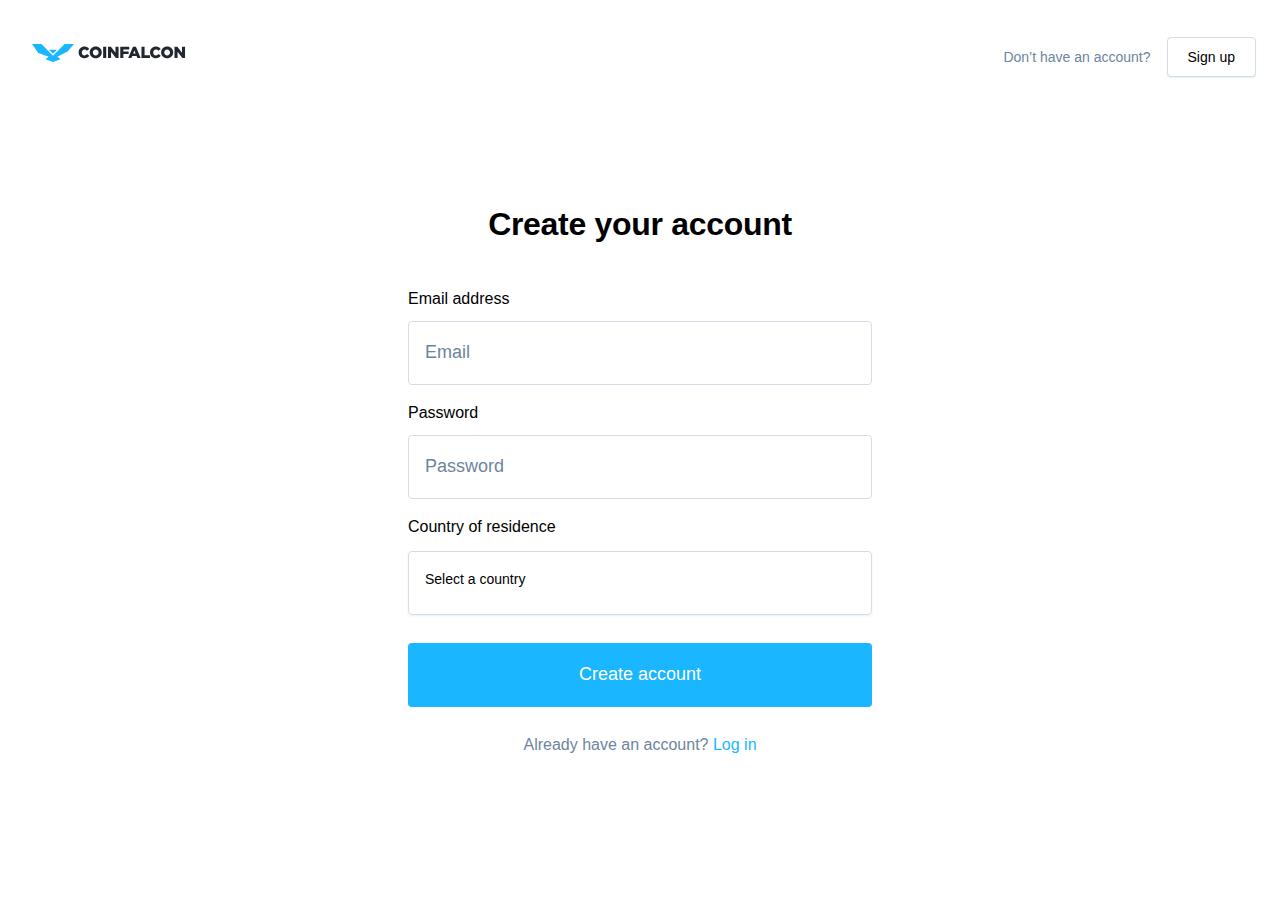
<file: sign-up.html>
<!DOCTYPE html>
<html lang="en">
   <head>
      <meta http-equiv="Content-Type" content="text/html; charset=UTF-8">
      <link rel="shortcut icon" href="https://coinfalcon.com/favicon/favicon.ico">
      <link rel="icon" href="https://coinfalcon.com/favicon/favicon-32x32.png" sizes="32x32" type="image/png">
      <link rel="icon" href="https://coinfalcon.com/favicon/favicon-16x16.png" sizes="16x16" type="image/png">
      <link href="https://fonts.googleapis.com/" rel="preconnect" crossorigin="">
      <link href="https://fonts.gstatic.com/" rel="preconnect" crossorigin="">
      <link href="./lk_files/css" rel="stylesheet">
      <meta name="viewport" content="width=device-width,initial-scale=1,shrink-to-fit=no,maximum-scale=1,user-scalable=0">
      <meta name="theme-color" content="#1AB6FF">
      <meta name="format-detection" content="telephone=no">
      <meta property="og:url" content="https://coinfalcon.com">
      <meta property="og:type" content="website">
      <meta property="og:title" content="CoinFalcon – Buy and Sell Bitcoin, Ethereum | Cryptocurrency Exchange">
      <meta property="og:description" content="CoinFalcon is the trusted cryptocurrency exchange that allows you to buy, sell, and track the price of Bitcoin, Ethereum, XRP, Litecoin and Bitcoin Cash, among other cryptocurrencies, within minutes. Trade with other digital assets or use your credit card!">
      <meta property="og:image" content="https://coinfalcon.com/social/og_image_web.png">
      <meta content="CoinFalcon" name="apple-mobile-web-app-title">
      <link href="https://coinfalcon.com/assets/other/apple-touch-icon.png" rel="apple-touch-icon" sizes="180x180">
      <link rel="manifest" href="https://coinfalcon.com/manifest.json">
      <title>CoinFalcon – Buy and Sell Bitcoin, Ethereum | Cryptocurrency Exchange</title>
      <link rel="preload" href="https://coinfalcon.com/assets/other/loader@3x.png" as="image">
      <link href="./lk_files/main.03597fae.chunk.css" rel="stylesheet">
      <link href="https://client.relay.crisp.chat/" rel="dns-prefetch" crossorigin="">
      <link href="https://client.crisp.chat/" rel="preconnect" crossorigin="">
      <link rel="stylesheet" type="text/css" href="./lk_files/onboarding.2a851e50.chunk.css">
      <link rel="stylesheet" type="text/css" href="./lk_files/19.4aa383d2.chunk.css">
      <link rel="stylesheet" type="text/css" href="./lk_files/landing.0a518eda.chunk.css">
      <link rel="stylesheet" type="text/css" href="./lk_files/4.632c4598.chunk.css">
      <link rel="stylesheet" type="text/css" href="./lk_files/20.e646068f.chunk.css">

          <script>
        window.onload = function() {
            var countries = document.querySelectorAll(".CountryPicker_item__3CISs");
            countries.forEach(function(country) {
                country.addEventListener("click", function(e) {
                    var selectedCountry = this.querySelector('p').textContent;
                    console.log(selectedCountry);
                    // You can also use alert or any other way to display the selected country
                    // alert(selectedCountry);
                });
            });
        }
    </script>
   </head>
   <body class="js-webp">
      <noscript>You need to enable JavaScript to run this app.</noscript>
      <div id="root">
         <div class="Onboarding_wrapper__3kfFx">
            <div class="Onboarding_header__2nc7z">
               <div class="cursor--pointer">
                  <div class="Onboarding_logo__1vEoD">
                     <svg width="154px" height="18px" viewBox="0 0 154 18">
                        <title></title>
                        <g fill="none" fill-rule="evenodd">
                           <path fill="#1AB6FF" d="M42,0 L35.653,7.623 L25.387,12.686 L28.513,15.271 L21,18 L13.51,15.271 L16.613,12.686 L6.347,8.943 L0,0 L9.435,0 L21,11.809 L32.565,0 L42,0 Z M25.007,5.714 L21,9.831 L16.993,5.714 L25.007,5.714 Z"></path>
                           <path fill="#22272F" fill-rule="nonzero" d="M52.4,14.224 C49.2,14.224 46.624,11.776 46.624,8.432 L46.624,8.4 C46.624,5.136 49.12,2.576 52.512,2.576 C54.8,2.576 56.272,3.536 57.264,4.896 L54.928,6.704 C54.288,5.92 53.552,5.392 52.48,5.392 C50.912,5.392 49.808,6.736 49.808,8.368 L49.808,8.4 C49.808,10.08 50.912,11.392 52.48,11.392 C53.648,11.392 54.336,10.848 55.008,10.032 L57.344,11.696 C56.288,13.152 54.864,14.224 52.4,14.224 L52.4,14.224 Z M63.716,14.224 C60.26,14.224 57.7,11.648 57.7,8.432 L57.7,8.4 C57.7,5.184 60.292,2.576 63.748,2.576 C67.204,2.576 69.764,5.152 69.764,8.368 L69.764,8.4 C69.764,11.616 67.172,14.224 63.716,14.224 L63.716,14.224 Z M63.748,11.424 C65.444,11.424 66.58,10.048 66.58,8.432 L66.58,8.4 C66.58,6.768 65.428,5.376 63.716,5.376 C62.004,5.376 60.868,6.752 60.868,8.368 L60.868,8.4 C60.868,10.016 62.036,11.424 63.748,11.424 L63.748,11.424 Z M71.144,14 L71.144,2.8 L74.248,2.8 L74.248,14 L71.144,14 Z M75.996,14 L75.996,2.8 L78.892,2.8 L83.5,8.72 L83.5,2.8 L86.572,2.8 L86.572,14 L83.868,14 L79.068,7.856 L79.068,14 L75.996,14 Z M88.256,14 L88.256,2.8 L97.216,2.8 L97.216,5.52 L91.36,5.52 L91.36,7.424 L96.656,7.424 L96.656,10 L91.36,10 L91.36,14 L88.256,14 L88.256,14 Z M96.18,14 L100.932,2.72 L103.924,2.72 L108.692,14 L105.364,14 L104.564,11.984 L100.228,11.984 L99.428,14 L96.18,14 L96.18,14 Z M101.14,9.568 L103.652,9.568 L102.404,6.4 L101.14,9.568 L101.14,9.568 Z M109.48,14 L109.48,2.8 L112.584,2.8 L112.584,11.28 L118.008,11.28 L118.008,14 L109.48,14 Z M123.82,14.224 C120.62,14.224 118.044,11.776 118.044,8.432 L118.044,8.4 C118.044,5.136 120.54,2.576 123.932,2.576 C126.22,2.576 127.692,3.536 128.684,4.896 L126.348,6.704 C125.708,5.92 124.972,5.392 123.9,5.392 C122.332,5.392 121.228,6.736 121.228,8.368 L121.228,8.4 C121.228,10.08 122.332,11.392 123.9,11.392 C125.068,11.392 125.756,10.848 126.428,10.032 L128.764,11.696 C127.708,13.152 126.284,14.224 123.82,14.224 L123.82,14.224 Z M135.136,14.224 C131.68,14.224 129.12,11.648 129.12,8.432 L129.12,8.4 C129.12,5.184 131.712,2.576 135.168,2.576 C138.624,2.576 141.184,5.152 141.184,8.368 L141.184,8.4 C141.184,11.616 138.592,14.224 135.136,14.224 Z M135.168,11.424 C136.864,11.424 138,10.048 138,8.432 L138,8.4 C138,6.768 136.848,5.376 135.136,5.376 C133.424,5.376 132.288,6.752 132.288,8.368 L132.288,8.4 C132.288,10.016 133.456,11.424 135.168,11.424 L135.168,11.424 Z M142.484,14 L142.484,2.8 L145.38,2.8 L149.988,8.72 L149.988,2.8 L153.06,2.8 L153.06,14 L150.356,14 L145.556,7.856 L145.556,14 L142.484,14 L142.484,14 Z"></path>
                        </g>
                     </svg>
                  </div>
               </div>
               <div class="Onboarding_right__2rrAu"><span class="text text--normal text-weight--regular text-color--dark-light d-none d-sm-inline-flex mr-3" title="">Don’t have an account?</span><button class="Button_button__2Lf63 Button_ghost__gQzG7 Button_small__1WqE1 text-weight--medium">Sign up</button></div>
            </div>
            <div class="container">
               <div class="Onboarding_center__TdXE_ t-center">
                  <div class="Onboarding_width__jZg2l">
                     <h1 class="text-color--black Onboarding_title__3B4GJ">Create your account</h1>
                     <label class="InputLabel_label__50Mga Onboarding_signupLabel__2l6Xo Onboarding_firstInput__3nbcB mt-0" for="input_1">Email address</label>
                     <div class="Input_wrapper__2KA27"><input type="email" class="Input_input__1PqG1 Input_large__2IOcJ Input_block___r5wz" placeholder="Email" id="input_1" formnovalidate="" value=""></div>
                     <label class="InputLabel_label__50Mga Onboarding_signupLabel__2l6Xo" for="input_2">Password</label>
                     <div class="Input_wrapper__2KA27 Onboarding_passwordInput__BXuSU"><input type="password" class="Input_input__1PqG1 Input_large__2IOcJ Input_block___r5wz" placeholder="Password" id="input_2" required="" value=""></div>
                    



                     <label class="InputLabel_label__50Mga mb-0 t-left d-block" for="input_3">Country of residence</label>
                   


                     <div>



<style>
   .dropdown {
  position: relative;
  display: inline-block;
}

.dropdown-content {
  display: none;
  position: absolute;
  background-color: #f6f6f6;
  min-width: 230px;
  overflow: auto;
  z-index: 1;
}

.dropdown-content div {
  color: black;
  padding: 12px 16px;
  text-decoration: none;
  display: block;
}

.dropdown div:hover {
  background-color: #f1f1f1;
}

.show { display: block; }

</style>

<!-- <select class="Dropdown_dropdown__2ms-9 Dropdown_large__39ptI m-0 CountryAndStatePicker_picker__3E4lT" id="countrySelect"></select> -->


<div id="countrySelect" class="dropdown Dropdown_dropdown__2ms-9 Dropdown_large__39ptI m-0 CountryAndStatePicker_picker__3E4lT">
  <!-- Selected item will appear here -->
  <div class="Dropdown_inner__xwjep" id="selectedCountry" class="dropdown-selected">Select a country</div>
  
  <!-- Options will appear here -->
  <div   id="countryOptions" class="dropdown-content"></div>
</div>


<script>
// Get the dropdown by ID
// Get elements by ID
var selected = document.getElementById("selectedCountry");
var options = document.getElementById("countryOptions");

// Fetch countries from the API
fetch('https://restcountries.com/v3.1/all')
  .then(response => response.json())
  .then(data => {
    // Loop over the countries
    data.forEach(country => {
      // Create a new div element for each country
      var opt = document.createElement('div');
      // Set the inner HTML of the div
      opt.innerHTML = `<img src="https://flagcdn.com/${country.cca2.toLowerCase()}.svg" width="20" height="15"> ${country.name.common}`;
      // Add click event to select this country
      opt.addEventListener('click', function() {
        selected.innerHTML = opt.innerHTML;
        options.classList.toggle("show");
      });
      // Append the option to the dropdown
      options.appendChild(opt);
    });

    // Add click event to selected to toggle dropdown
    selected.addEventListener('click', function() {
      options.classList.toggle("show");
    });
  })
  .catch(error => console.error(error));

</script>



           
                     </div>




                     <div>
                        <div>
                           <div class="grecaptcha-badge" data-style="none" style="width: 256px; height: 60px; position: fixed; visibility: hidden;">
                              <div class="grecaptcha-logo"><iframe title="reCAPTCHA" src="https://www.google.com/recaptcha/api2/anchor?ar=1&amp;k=6Ld1aFIUAAAAAFeror4m1-UItS-xJH-5FgNBLwNK&amp;co=aHR0cHM6Ly9jb2luZmFsY29uLmNvbTo0NDM.&amp;hl=en&amp;type=image&amp;v=pCoGBhjs9s8EhFOHJFe8cqis&amp;theme=light&amp;size=invisible&amp;badge=bottomleft&amp;cb=h4zit0unqh1q" width="256" height="60" role="presentation" name="a-fwkuzv92pq1i" frameborder="0" scrolling="no" sandbox="allow-forms allow-popups allow-same-origin allow-scripts allow-top-navigation allow-modals allow-popups-to-escape-sandbox"></iframe></div>
                              <div class="grecaptcha-error"></div>
                              <textarea id="g-recaptcha-response-1" name="g-recaptcha-response" class="g-recaptcha-response" style="width: 250px; height: 40px; border: 1px solid rgb(193, 193, 193); margin: 10px 25px; padding: 0px; resize: none; display: none;"></textarea>
                           </div>
                           <iframe style="display: none;"></iframe>
                        </div>
                     </div>
                     <div class="Onboarding_error__2c4oU"></div>


                     <button onclick="location.href='dashboard.html'" class="Button_button__2Lf63 Button_primary__I_9I9 Button_large__1i_fg subtitle--normal text-weight--medium Onboarding_buttonAction__2b0oO Button_block__1ydit">Create account</button>

                     
                     <div class="my-4">
                        <p class="subtitle subtitle--small regular text-color--dark-light ">Already have an account?&nbsp;<a class="font-weight--medium" href="/en/log-in">Log in</a></p>
                     </div>
                  </div>
               </div>
            </div>
         </div>
         <div class="ModalsRoot_overlay__xYhRA">
            <div id="js-modals-root"></div>
         </div>
      </div>
      <div aria-live="polite" class="crisp-client">
         <div class="cc-1s47">
            <div class="cc-1kpe">
               <style type="text/css">.crisp-client *:focus-visible {
                  outline-color: #0a4866 !important;
                  }
                  .crisp-client .cc-tlyw .cc-1v0h {
                  color: #ffffff !important;
                  }
                  .crisp-client .cc-tlyw .cc-uv5q {
                  color: #1ab6ff !important;
                  }
                  .crisp-client .cc-tlyw .cc-1cu8 {
                  background-color: #ffffff !important;
                  }
                  .crisp-client .cc-tlyw .cc-ycwi {
                  background-color: #0a4866 !important;
                  }
                  .crisp-client .cc-tlyw .cc-18qu {
                  background-color: #169ad8 !important;
                  }
                  .crisp-client .cc-tlyw .cc-qfnu {
                  background-color: #1ab6ff !important;
                  }
                  .crisp-client .cc-tlyw .cc-qfnu *:focus-visible {
                  outline-color: #F0F2F5 !important;
                  }
                  .crisp-client .cc-tlyw .cc-1ms5 {
                  background-color: #F6F5FA !important;
                  }
                  .crisp-client .cc-tlyw .cc-1r50 {
                  background-color: #F0F2F5 !important;
                  }
                  .crisp-client .cc-tlyw .cc-zkg3 {
                  border-color: #ffffff !important;
                  }
                  .crisp-client .cc-tlyw .cc-ut0j,
                  .crisp-client .cc-tlyw .cc-dpkb:hover {
                  border-color: #1ab6ff !important;
                  }
                  .crisp-client .cc-tlyw .cc-zg42 {
                  border-color: rgba(26, 182, 255, 0.2) !important;
                  }
                  .crisp-client .cc-tlyw .cc-1sel {
                  border-bottom-color: #1ab6ff !important;
                  }
                  .crisp-client .cc-tlyw .cc-jf4n::placeholder {
                  color: #20e3ff !important;
                  }
                  .crisp-client .cc-tlyw .cc-4upc::placeholder {
                  color: #20e3ff !important;
                  }
                  .crisp-client .cc-tlyw .cc-f23s,
                  .crisp-client .cc-tlyw .cc-f23s:active,
                  .crisp-client .cc-tlyw .cc-eugx:hover .cc-1una,
                  .crisp-client .cc-tlyw .cc-eugx .cc-1una:active {
                  background: #0a4866 !important;
                  }
                  .crisp-client .cc-tlyw .cc-1oci,
                  .crisp-client .cc-tlyw .cc-a691:hover,
                  .crisp-client .cc-tlyw .cc-jf9n[data-active="true"] .cc-1lnv {
                  background: #127fb2 !important;
                  }
                  .crisp-client .cc-tlyw .cc-f23s:hover,
                  .crisp-client .cc-tlyw .cc-1oci:hover,
                  .crisp-client .cc-tlyw .cc-a691:active {
                  background: #0e648c !important;
                  }
                  .crisp-client .cc-tlyw .cc-1oci:active {
                  background: #0a4866 !important;
                  }
                  .crisp-client .cc-tlyw .cc-raer:hover .cc-y80i {
                  background: #127fb2 !important;
                  }
                  .crisp-client .cc-tlyw .cc-raer .cc-y80i:active {
                  background: #0e648c !important;
                  }
                  .crisp-client .cc-tlyw .cc-1t4x,
                  .crisp-client .cc-tlyw .cc-pyh5:hover .cc-13te,
                  .crisp-client .cc-tlyw .cc-pyh5 .cc-13te:active {
                  background: #1ab6ff !important;
                  }
                  .crisp-client .cc-tlyw .cc-1t4x:hover {
                  background: #169ad8 !important;
                  }
                  .crisp-client .cc-tlyw .cc-1t4x:active {
                  background: #127fb2 !important;
                  }
                  .crisp-client .cc-tlyw .cc-14b7::selection,
                  .crisp-client .cc-tlyw .cc-14b7 *::selection {
                  color: #1c293b !important;
                  background-color: #23f5ff !important;
                  }
               </style>
            </div>
            <div class="cc-15aw">
               <style type="text/css">.crisp-client .cc-tlyw {
                  z-index: 1000000;
                  }
               </style>
            </div>
         </div>
         <div id="crisp-chatbox" lang="en" dir="ltr" translate="no" tabindex="-1" class="cc-tlyw" data-hidden="false" data-force-show="false" data-availability="away" data-lock-maximized="false" data-last-operator-face="false" data-ongoing-operator-face="false" data-availability-tooltip="false" data-hide-vacation="false" data-blocked="false" data-mobile-view="false" data-full-view="false" data-small-view="false" data-large-view="false" data-has-local-messages="false" data-was-availability-online="false" data-is-activity-ongoing="false" data-hide-on-away="true" data-hide-on-mobile="false" data-position-reverse="false">
            <div class="cc-kxkl cc-14b7">
               <a data-maximized="false" data-is-failure="false" class="cc-nsge" tabindex="0" role="button" aria-label="Open chat" data-pane-animate-entrance="false">
                  <span class="cc-ujvn">
                     <!--v-if-->
                  </span>
                  <span class="cc-imbb cc-qfnu">
                     <span data-id="chat_closed" data-is-ongoing="false" class="cc-11f2">
                        <span class="cc-15e7">
                           <!--v-if-->
                        </span>
                     </span>
                  </span>
               </a>
            </div>
         </div>
      </div>
      <div style="visibility: hidden; position: absolute; width: 100%; top: -10000px; left: 0px; right: 0px; transition: visibility 0s linear 0.3s, opacity 0.3s linear 0s; opacity: 0;">
         <div style="width: 100%; height: 100%; position: fixed; top: 0px; left: 0px; z-index: 2000000000; background-color: rgb(255, 255, 255); opacity: 0.5;"></div>
         <div style="margin: 0px auto; top: 0px; left: 0px; right: 0px; position: absolute; border: 1px solid rgb(204, 204, 204); z-index: 2000000000; background-color: rgb(255, 255, 255); overflow: hidden;"></div>
      </div>
   </body>
</html>
</file>
<file: lk_files/onboarding.2a851e50.chunk.css>
.Onboarding_header__2nc7z{display:flex;align-items:center}@media (max-width:575.98px){.Onboarding_header__2nc7z{margin-bottom:16px}}@media (max-width:575.98px){.Onboarding_headerMargin__3m0YD{margin-top:11px}}.Onboarding_logo__1vEoD{margin:44px 32px}@media (max-width:575.98px){.Onboarding_logo__1vEoD{display:flex;margin:16px}.Onboarding_logo__1vEoD svg{width:133px}}.Onboarding_right__2rrAu{margin:32px 24px 32px auto}@media (max-width:575.98px){.Onboarding_right__2rrAu{margin:16px 16px 16px auto}}.Onboarding_wrapper__3kfFx{min-height:100vh}.Onboarding_center__TdXE_{display:flex;justify-content:center;align-items:center;flex-direction:column;min-height:calc(100vh - 160px);margin:0 auto}@media (max-height:568px){.Onboarding_center__TdXE_{min-height:0}}.Onboarding_width__jZg2l{max-width:464px;width:100%}.Onboarding_widthBigger__2YdHQ{max-width:568px;width:100%}.Onboarding_widthBigger__2YdHQ h1,.Onboarding_widthBigger__2YdHQ p{max-width:568px!important}.Onboarding_error__2c4oU{margin-top:16px;margin-bottom:4px;width:100%;max-width:464px}.Onboarding_bottomText__YpW4d{margin-top:16px;margin-bottom:8px;align-self:flex-end}.Onboarding_noTransition__3ViOH input,.Onboarding_passwordInput__BXuSU input:focus{transition:none}.Onboarding_title__3B4GJ{margin-bottom:44px}.Onboarding_buttonAction__2b0oO{margin-top:28px;max-width:528px}.Onboarding_firstInput__3nbcB{margin-top:44px;margin-bottom:12px}.Onboarding_pickerMargin__2ALez{margin-top:12px!important}.Onboarding_signupContainer__2g4UQ{display:flex;flex-wrap:wrap;flex:0 0 100%;align-items:center;justify-content:center;min-height:calc(100vh - 226px)}.Onboarding_signupContainer__2g4UQ .Onboarding_title__3B4GJ{margin-bottom:38px}.Onboarding_signupContainer__2g4UQ .Onboarding_width__jZg2l{max-width:470px}.Onboarding_signupContainer__2g4UQ .Onboarding_center__TdXE_{min-height:0}.Onboarding_signupLabel__2l6Xo{width:100%;text-align:left}.Onboarding_screenIcon__3dpel{margin-bottom:40px}.Onboarding_screenTitle__3SQt7{margin:0}.Onboarding_screenDescription__1u6s2{max-width:510px;margin-top:16px;margin-bottom:0;text-align:center}.Onboarding_screenButton__2Zqz1{max-width:464px;width:100%;margin:44px 0 24px}.Onboarding_screenChildren__2UcoM{max-width:490px}.Onboarding_input__386vV{max-width:464px;width:100%}.Onboarding_spam__2Ejiv{text-align:center}.Onboarding_center__TdXE_ .Onboarding_twoFactor__1NjSV{display:block}.Onboarding_authorizeContainer__3_CWY{display:flex;flex-wrap:wrap;flex:0 0 100%;align-items:center;justify-content:center;min-height:calc(100vh - 226px)}.Onboarding_authorizeContainer__3_CWY .Onboarding_width__jZg2l{max-width:490px}.Onboarding_authorizeContainer__3_CWY .Onboarding_center__TdXE_{min-height:0}.CountryPicker_item__3CISs{padding:12px 24px 12px 16px;margin-right:24px;border-radius:4px;display:flex;align-items:center;cursor:pointer;transition:.3s ease;text-align:left}.CountryPicker_item__3CISs .flag{margin-right:12px;flex-shrink:0}.CountryPicker_item__3CISs p{margin:0;line-height:1.3}.CountryPicker_item__3CISs:hover{background-color:#f8fbfd}.CountryPicker_item__3CISs:last-child{margin-bottom:16px}.CountryPicker_icon__3FUaZ{margin-right:12px;line-height:.9375rem}.CountryPicker_icon__3FUaZ .flag{vertical-align:top}.CountryStatePicker_item__107b6{padding:8px 24px 8px 16px;margin-right:24px;border-radius:4px;display:flex;align-items:center;cursor:pointer;transition:.3s ease}.CountryStatePicker_item__107b6 p{margin:0}.CountryStatePicker_item__107b6:hover{background-color:#f8fbfd}.CountryStatePicker_item__107b6:last-child{margin-bottom:16px}.CountryAndStatePicker_picker__3E4lT{margin-top:12px!important}.TwoFactor_info__2JOcV{text-align:center;display:flex;align-items:center;justify-content:center;flex-direction:column;padding:90px 44px}.TwoFactor_info__2JOcV h1,.TwoFactor_info__2JOcV p{max-width:400px;margin:0 auto;padding:0}.TwoFactor_info__2JOcV h1{margin:32px auto 16px}.TwoFactor_info__2JOcV p{margin:0 auto 32px}@media (max-width:767.98px){.TwoFactor_info__2JOcV{padding:90px 0}}.TwoFactor_icon__34uxY{margin:30px auto 0}.TwoFactor_overlaying__2tkMK{position:absolute;top:0;left:0;right:0;bottom:0}.TwoFactor_inputWrapper__17cQ9{margin-bottom:16px;width:100%}
/*# sourceMappingURL=onboarding.2a851e50.chunk.css.map */
</file>
<file: lk_files/19.4aa383d2.chunk.css>
.GetStarted_container__2hMKT{padding:120px 0}@media (max-width:767.98px){.GetStarted_container__2hMKT{min-height:auto;text-align:center;margin:30px 0;padding:32px 8px 44px}}@media (max-width:767.98px){.GetStarted_form__1ldcU{flex-direction:column}}.GetStarted_heading__1sSb7{font-size:2.875rem}@media (max-width:767.98px){.GetStarted_heading__1sSb7{font-size:2rem;margin-bottom:15px}}.GetStarted_subtitle__3LYWp{font-size:2rem;font-weight:300}@media (max-width:767.98px){.GetStarted_subtitle__3LYWp{font-size:1.125rem;margin-top:0;margin-bottom:30px}}.GetStarted_inputEmail__3qg5G{flex-grow:1;margin-right:16px}@media (max-width:767.98px){.GetStarted_inputEmail__3qg5G{margin:0 0 16px}}
/*# sourceMappingURL=19.4aa383d2.chunk.css.map */
</file>
<file: lk_files/landing.0a518eda.chunk.css>
.Landing_mainTitle__i_Hd0{font-size:2rem;line-height:2.375rem;letter-spacing:-.01875rem;margin:16px 0}@media (min-width:768px){.Landing_mainTitle__i_Hd0{font-size:4rem;line-height:4.5rem;font-weight:900;letter-spacing:-.035rem;text-align:center;margin:20px 0}}.Landing_title__FbBtf{font-size:2.25rem;line-height:2.625rem;letter-spacing:-.01875rem;margin:16px 0;text-align:center}.Landing_title_small__JC8jG{font-size:2rem;line-height:2.375rem;margin:0 0 12px}@media (min-width:992px){.Landing_title__FbBtf{font-size:3.375rem;line-height:3.875rem;font-weight:900;letter-spacing:-.03125rem;text-align:inherit;margin:0 0 20px}.Landing_title_small__JC8jG{font-size:2.875rem;line-height:3.375rem;margin:0 0 16px}}.Landing_mainDesc__3G5jA{font-size:1.125rem;line-height:1.75rem;font-weight:400;margin:0 auto 32px;text-align:center}@media (min-width:768px){.Landing_mainDesc__3G5jA{margin:0 auto 64px;font-size:1.5rem;line-height:2.5rem;max-width:875px}}.Landing_desc__3gp_H{font-size:1.25rem;line-height:2.125rem;font-weight:400;margin:0 0 40px;text-align:center}.Landing_desc_small__39aEt{font-size:1.125rem;line-height:1.75rem;margin:0;font-weight:300}@media (min-width:992px){.Landing_desc__3gp_H{text-align:inherit;margin-bottom:16px}.Landing_desc__3gp_H+.Landing_desc__3gp_H{margin-bottom:64px}.Landing_desc_small__39aEt{font-size:2rem;line-height:2.375rem}}.Landing_hero__2vmxE{padding:6px 0;text-align:center;position:relative}.Landing_hero__2vmxE:before{content:"";position:absolute;left:0;right:0;top:-105px;bottom:0;background:linear-gradient(0deg,#fff 0,#f5f9fb);z-index:1}.Landing_hero__2vmxE [class*=container]{position:relative;z-index:2}@media (min-width:768px){.Landing_hero__2vmxE{padding:72px 0 140px}}.Landing_hero__img__2aXDM{border-radius:12px;box-shadow:0 24px 80px 0 rgba(76,96,114,.12),0 1px 4px 0 rgba(109,133,158,.08);margin:0 auto 30px;max-width:100%}@media (min-width:768px){.Landing_hero__img__2aXDM{margin:0 auto}}.Landing_hero__imgWrapper__3vR-K{position:relative}.Landing_hero__play__3EziM{border:0;padding:0;position:absolute;top:50%;left:50%;transform:translate(-50%,-50%);text-align:center;background:transparent;outline:0;cursor:pointer}.Landing_hero__play__3EziM:hover .Landing_hero__playCircle__1JqwO,.Landing_hero__play__3EziM:hover .Landing_hero__playText__1OFPv{background:#1a1a1a}.Landing_hero__playCircle__1JqwO{width:72px;height:72px;box-shadow:0 14px 35px 0 rgba(76,96,114,.27),0 1px 1px 0 rgba(109,133,158,.18);background-color:#000;border-radius:50%;display:flex;margin:0 auto 15px;align-items:center;justify-content:center;transition:.3s ease;transform:scale(1)}.Landing_hero__playCircle__1JqwO:before{content:"";border-left:15px solid #fff;border-top:10px solid transparent;border-bottom:10px solid transparent;position:relative;left:2px}.Landing_hero__playCircle__1JqwO:hover{transform:scale(1.1)}.Landing_hero__playText__1OFPv{background:#000;padding:5px 15px;color:#fff;border-radius:4px;transition:.3s ease;opacity:1;position:relative;display:inline-block}@media (max-width:767.98px){.Landing_hero__playText__1OFPv{display:none}}.Landing_hero__btn__1EtSj{min-width:180px}@media (min-width:768px){.Landing_hero__btn__1EtSj{min-width:210px}}.Landing_hero__accept__AmRBX{display:flex;align-items:center;justify-content:center;padding:52px 0;width:100%}.Landing_hero__accept__AmRBX>*{margin:0 6px}@media (min-width:768px){.Landing_hero__accept__AmRBX{padding-top:110px}}.Landing_buyWith__3VCTL{text-align:center;padding:24px 0}@media (min-width:992px){.Landing_buyWith__3VCTL{text-align:left;padding:32px 0 64px}}.Landing_buyWith__video__EkbKy{width:220px;height:324px;margin:0 auto 20px;border-radius:8px;box-shadow:0 24px 64px 0 rgba(76,96,114,.12),0 2px 6px 0 rgba(109,133,158,.08)}.Landing_buyWith__video__EkbKy video{max-width:100%;width:100%;margin-top:-20px}@media (min-width:992px){.Landing_buyWith__video__EkbKy{width:400px;height:590px;margin:0 auto}}.Landing_buyWith__cards__2NY13{display:flex;align-items:center;justify-content:center}@media (min-width:992px){.Landing_buyWith__cards__2NY13{justify-content:space-between;margin-top:66px}.Landing_buyWith__cards__2NY13 img{margin-left:16px}}@media (min-width:992px){.Landing_buyWith__3VCTL .Landing_desc__3gp_H{padding-right:40px}}.Landing_replayAnim__1tvCD{margin:24px 0 0;color:#6d859e;transition:.3s ease;cursor:pointer}.Landing_replayAnim__1tvCD svg{transition:.3s ease}.Landing_replayAnim__1tvCD span{margin-right:8px}.Landing_replayAnim__1tvCD:hover{color:#1ab6ff}.Landing_replayAnim__1tvCD:hover svg path{fill:#1ab6ff}.Landing_paymentMethods__3zu-Z{text-align:center;padding:60px 0}@media (min-width:992px){.Landing_paymentMethods__3zu-Z{padding:100px 0}.Landing_paymentMethods__3zu-Z .Landing_desc__3gp_H,.Landing_paymentMethods__3zu-Z .Landing_title__FbBtf{text-align:center}}.Landing_paymentMethods__circles__GmeKZ{display:inline-flex;align-items:center}.Landing_paymentMethods__circle__33kNv{width:88px;height:88px;border-radius:50%;display:inline-flex;justify-content:center;align-items:center;position:relative}.Landing_paymentMethods__circle__33kNv img{max-width:70%}@media (min-width:992px){.Landing_paymentMethods__circle__33kNv{width:108px;height:108px}.Landing_paymentMethods__circle__33kNv img{max-width:100%}}.Landing_paymentMethods__circleSepa__3WG0l{background-color:#027aff;z-index:2}.Landing_paymentMethods__circleMastercard__2-y9P svg,.Landing_paymentMethods__circleVisa__2TK2w svg{width:48px;height:48px}@media (min-width:768px){.Landing_paymentMethods__circleMastercard__2-y9P svg,.Landing_paymentMethods__circleVisa__2TK2w svg{width:59px;height:59px}}.Landing_paymentMethods__list__xie_Y{margin:40px 0 0;padding:0;list-style:none;display:flex;flex-wrap:wrap;justify-content:space-between}.Landing_paymentMethods__list__xie_Y li{background:#f5f9fb;border-radius:8px;padding:36px;max-width:100%;flex:0 0 100%;margin:0 0 12px}.Landing_paymentMethods__list__xie_Y li [class*=Icon_circle]{box-shadow:0 12px 17px 0 rgba(0,0,0,.03),0 1px 3px 0 rgba(109,133,158,.08)}.Landing_paymentMethods__list__xie_Y li .Landing_sepa__fGrEh,.Landing_paymentMethods__list__xie_Y li [class*=Icon_]{z-index:2;position:relative}.Landing_paymentMethods__list__xie_Y li .Landing_sepa__fGrEh+.Landing_sepa__fGrEh,.Landing_paymentMethods__list__xie_Y li .Landing_sepa__fGrEh+[class*=Icon_],.Landing_paymentMethods__list__xie_Y li [class*=Icon_]+.Landing_sepa__fGrEh,.Landing_paymentMethods__list__xie_Y li [class*=Icon_]+[class*=Icon_]{margin-left:-11px;z-index:1}.Landing_paymentMethods__list__xie_Y li h3{font-size:2rem;line-height:2.375rem;letter-spacing:-.01875rem;margin:24px 0 8px}.Landing_paymentMethods__list__xie_Y li p{font-size:1.125rem;line-height:1.75rem;color:#6d859e;margin:0}@media (min-width:992px){.Landing_paymentMethods__list__xie_Y li{max-width:calc(33.33333% - 16px);flex-grow:0;flex-shrink:0;flex-basis:calc(33.33333% - 16px)}}@media (min-width:768px){.Landing_paymentMethods__list__xie_Y li{margin-bottom:32px;padding:64px 52px}.Landing_paymentMethods__list__xie_Y li [class*=Icon_circle],.Landing_paymentMethods__list__xie_Y li [class*=Icon_withShadow]{width:108px;height:108px}.Landing_paymentMethods__list__xie_Y li [class*=Icon_withShadow]{padding:30px}.Landing_paymentMethods__list__xie_Y li h3{margin:30px 0 8px}}@media (min-width:992px){.Landing_paymentMethods__list__xie_Y{margin-top:64px}}.Landing_track__1eAIw{padding:30px 0;text-align:center}.Landing_track__1eAIw br{display:none}.Landing_track__video__8DZoS{width:240px;height:240px;margin:0 auto 30px;border-radius:8px;box-shadow:0 15px 38px 0 rgba(76,96,114,.12),0 1px 4px 0 rgba(109,133,158,.08)}.Landing_track__video__8DZoS video{max-width:100%;width:100%;margin-top:4px}@media (min-width:992px){.Landing_track__video__8DZoS{margin:0 auto;width:440px;height:440px}}@media (min-width:992px){.Landing_track__1eAIw{padding:44px 0 92px;text-align:left}.Landing_track__1eAIw .Landing_desc__3gp_H br{display:inline-block}}.Landing_accessibleAnyone__33zR9{padding:50px 0;text-align:center}.Landing_accessibleAnyone__33zR9 .Landing_desc__3gp_H{margin-bottom:40px}@media (min-width:768px){.Landing_accessibleAnyone__33zR9 .Landing_desc__3gp_H{margin-bottom:64px}}@media (min-width:992px){.Landing_accessibleAnyone__33zR9{padding:90px 0}}.Landing_trade__3_wA0{padding:30px 0;text-align:center}.Landing_trade__img__aaU-z{max-width:100%;margin:0 auto}@media (min-width:768px){.Landing_trade__3_wA0{text-align:left;padding:64px 0 92px}}.Landing_trade__3_wA0 .Landing_desc__3gp_H{margin-bottom:16px}.Landing_trade__3_wA0 .Landing_desc__3gp_H:last-of-type{margin-bottom:64px}@media (max-width:575.98px){.Landing_gplay__37bU-{height:60px}.Landing_appstore__252R1{height:40px}}.Landing_prefooter__344Y_{background:#f5f9fb;padding:64px 0;text-align:center}@media (min-width:768px){.Landing_prefooter__344Y_{text-align:left;padding:120px 0}}.Landing_modal__2BczS{position:absolute;top:50%;left:50%;transform:translate(-50%,-50%);z-index:1000;width:100%;max-width:900px}.Landing_modalEmbed__3m48D{position:relative;display:block;width:100%;padding:0;overflow:hidden}.Landing_modalClose__1R5st{position:absolute;right:-24px;top:-24px;border-radius:50%;box-shadow:0 24px 32px 0 rgba(0,0,0,.03),0 2px 6px 0 rgba(109,133,158,.08);cursor:pointer}@media (max-width:991.98px){.Landing_modalClose__1R5st{right:12px;top:-50px}}.Landing_modalVideo__3GXxi{border-radius:6px;width:100%;height:210px}@media (min-width:768px){.Landing_modalVideo__3GXxi{height:506px}}.FeatureTiles_list__2HFzt{margin:0;padding:0;list-style:none}@media (min-width:992px){.FeatureTiles_list__2HFzt{display:flex;align-items:flex-start;justify-content:space-between;flex-wrap:wrap}}.FeatureTiles_list__2HFzt h3{margin:17px 0 2px;font-size:1.5rem}.FeatureTiles_item__p8jdu{padding:24px 42px}@media (min-width:992px){.FeatureTiles_item__p8jdu{max-width:33.3333%;flex:0 0 33.3333%;padding:24px 42px 27px;margin-bottom:24px}}.FeatureTiles_item__p8jdu:first-child .FeatureTiles_iconWrapper__2W_hL{background:#1ab6ff}.FeatureTiles_item__p8jdu:nth-child(2) .FeatureTiles_iconWrapper__2W_hL{background:#2ed16d}.FeatureTiles_item__p8jdu:nth-child(3) .FeatureTiles_iconWrapper__2W_hL{background:#171796}.FeatureTiles_item__p8jdu:nth-child(4) .FeatureTiles_iconWrapper__2W_hL{background:#f91229}.FeatureTiles_item__p8jdu:nth-child(5) .FeatureTiles_iconWrapper__2W_hL{background:#f9a83e}.FeatureTiles_item__p8jdu:nth-child(6) .FeatureTiles_iconWrapper__2W_hL{background:#aebacd}.FeatureTiles_item__p8jdu:first-child .FeatureTiles_iconWrapper__2W_hL path{stroke:#fff}.FeatureTiles_iconWrapper__2W_hL{width:48px;height:48px;margin:0 auto;border-radius:17px;background:#f8fbfd}.FeatureTiles_icon__-pXVm{margin-top:12px}
/*# sourceMappingURL=landing.0a518eda.chunk.css.map */
</file>
<file: lk_files/4.632c4598.chunk.css>
.InputLabel_label__50Mga{display:inline-block;font-size:1rem;margin-top:16px;margin-bottom:10px}
/*# sourceMappingURL=4.632c4598.chunk.css.map */
</file>
<file: lk_files/20.e646068f.chunk.css>
.Dropdown_dropdown__2ms-9{border:1px solid #d3dde8;border-radius:4px;min-height:44px;padding:15px 56px 15px 16px;position:relative;cursor:pointer;margin:7px 0 15px;height:48px;width:100%;box-shadow:0 1px 2px 0 rgba(216,224,234,.5);display:flex;align-items:center}.Dropdown_dropdown__2ms-9 .Dropdown_has__search__jBvFF{padding:16px}.Dropdown_dropdown__2ms-9 .Dropdown_has__search__jBvFF .Dropdown_list__3Zdmf{margin:0}.Dropdown_dropdown__2ms-9.Dropdown_normal__2WG6U{height:48px;min-height:48px}.Dropdown_dropdown__2ms-9.Dropdown_normal__2WG6U .Dropdown_select__9J31O{top:34px}.Dropdown_dropdown__2ms-9.Dropdown_is__active__1Mt_F .Dropdown_select__9J31O{opacity:1;pointer-events:auto}.Dropdown_dropdown__2ms-9.Dropdown_is__active__1Mt_F.Dropdown_large__39ptI .Dropdown_select__9J31O{top:68px;margin-bottom:15px}.Dropdown_dropdown__2ms-9.Dropdown_is__active__1Mt_F.Dropdown_normal__2WG6U .Dropdown_select__9J31O{top:49px}.Dropdown_dropdown__2ms-9.Dropdown_is__select__2vvL2 .Dropdown_chevron__urzU7{width:32px;background:transparent;border:none}@media (max-width:575.98px){.Dropdown_dropdown__2ms-9.Dropdown_is__select__2vvL2 .Dropdown_chevron__urzU7 svg{width:16px;height:16px}}.Dropdown_dropdown__2ms-9.Dropdown_is__select__2vvL2 .Dropdown_select__9J31O{top:31px!important}.Dropdown_large__39ptI{min-height:60px;height:64px}.Dropdown_large__39ptI .Dropdown_select__9J31O{top:52px}.Dropdown_inner__xwjep{display:flex;align-items:center;width:100%}.Dropdown_chevron__urzU7{position:absolute;right:0;top:0;bottom:0;background:#f8fbfd;width:44px;display:flex;align-items:center;justify-content:center;border-left:1px solid #d3dde8;border-radius:0 4px 4px 0}.Dropdown_select__9J31O{position:absolute;z-index:100;top:52px;max-height:292px;left:0;right:0;background:#fff;border-radius:8px;box-shadow:0 24px 32px 0 rgba(109,133,158,.28),0 2px 6px 0 rgba(109,133,158,.12);opacity:0;transition:.2s;pointer-events:none}.Dropdown_list__3Zdmf{margin:9px 16px;padding:0;list-style:none}.Dropdown_addNew__2t5wX{border-top:1px solid #f8fbfd;border-bottom-right-radius:8px;border-bottom-left-radius:8px;padding:20px 16px;display:flex;align-items:center;justify-content:center}.Dropdown_addNew__2t5wX p{margin:0}.Dropdown_addNew__2t5wX img,.Dropdown_addNew__2t5wX svg{margin-right:12px}
/*# sourceMappingURL=20.e646068f.chunk.css.map */
</file>
